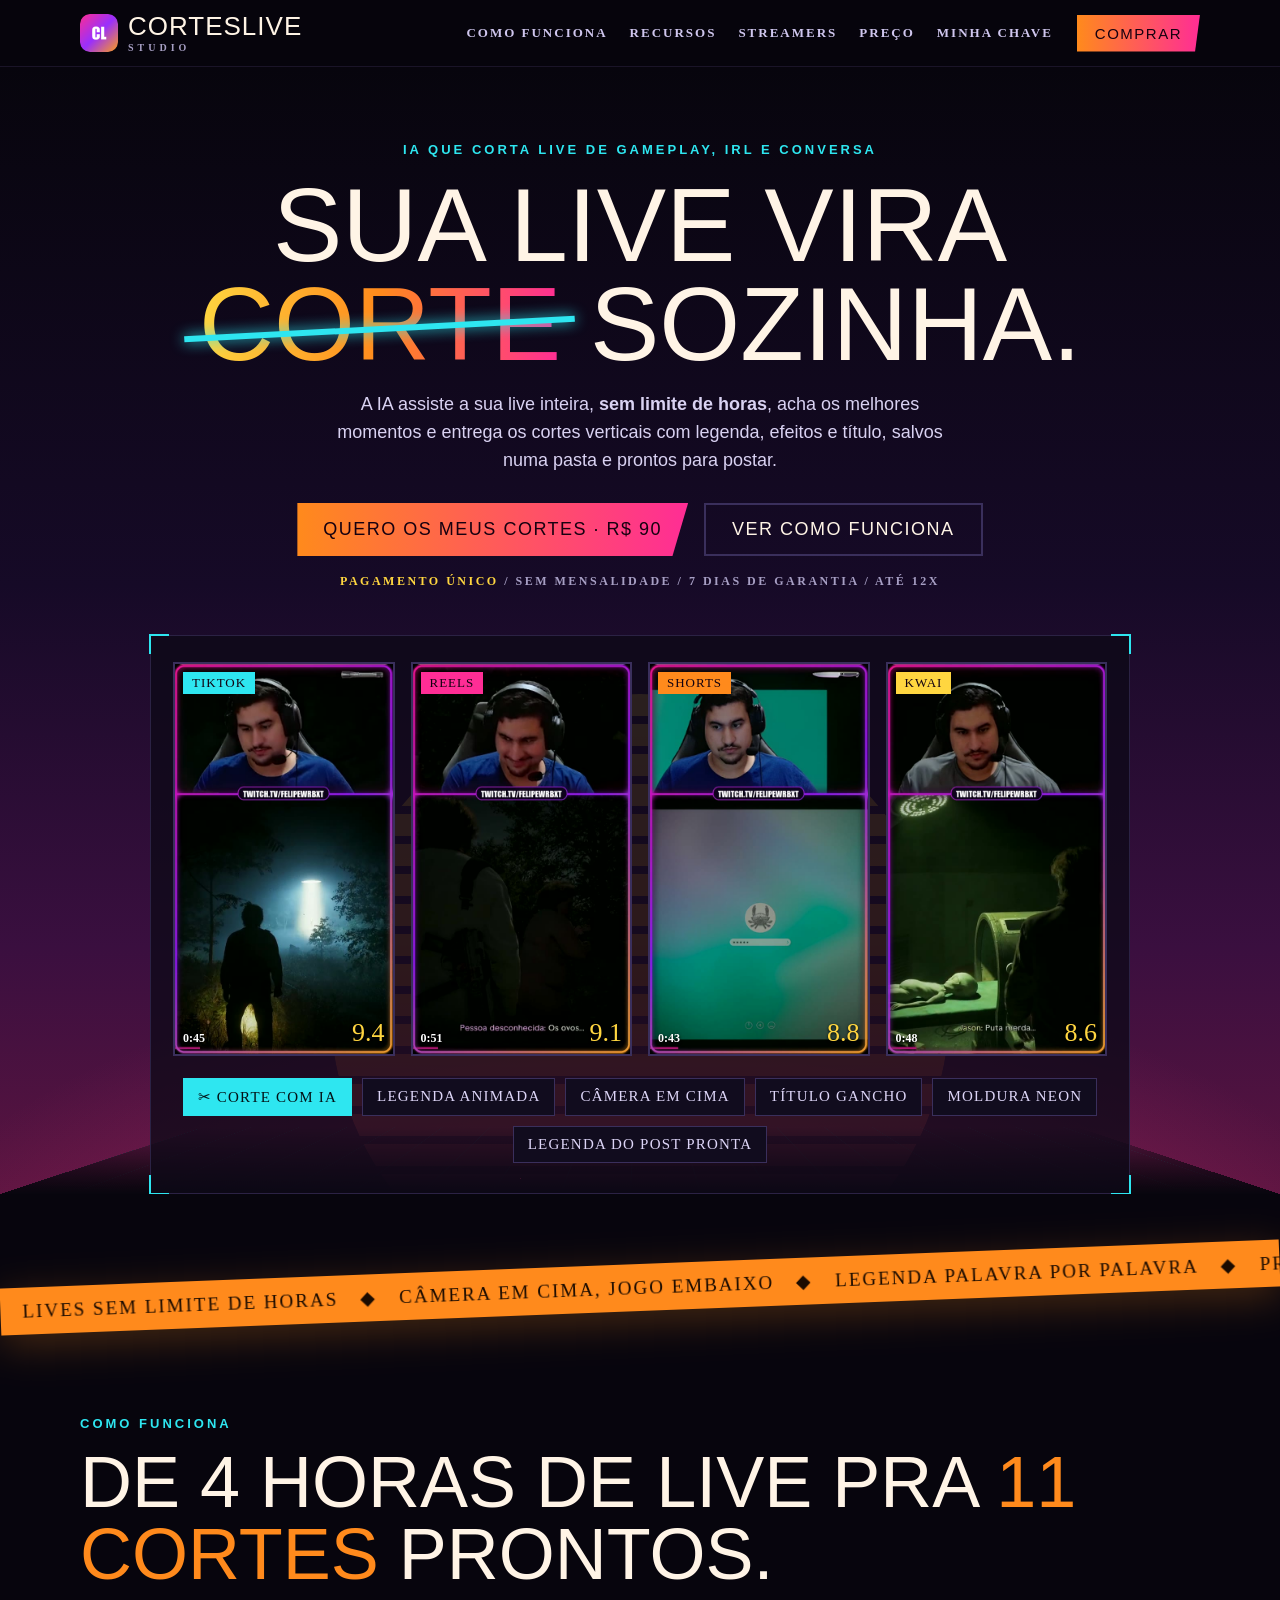
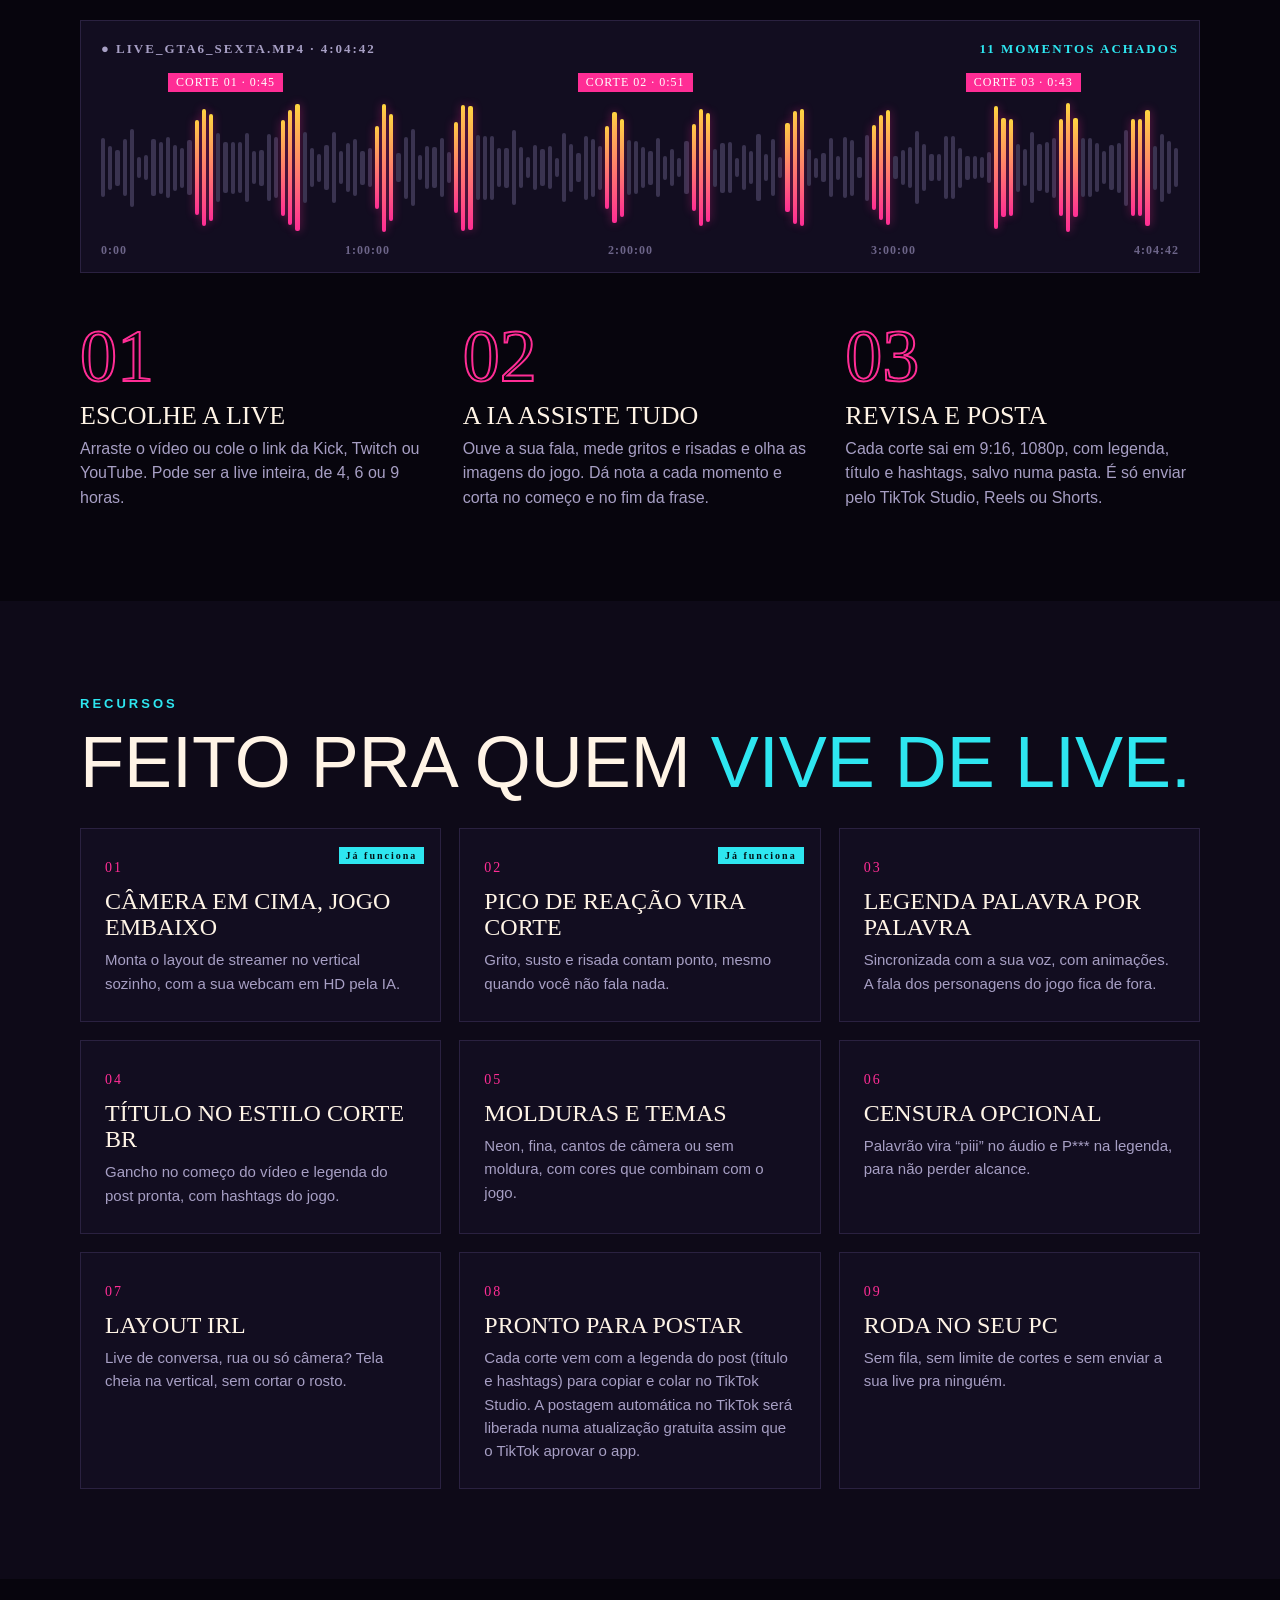
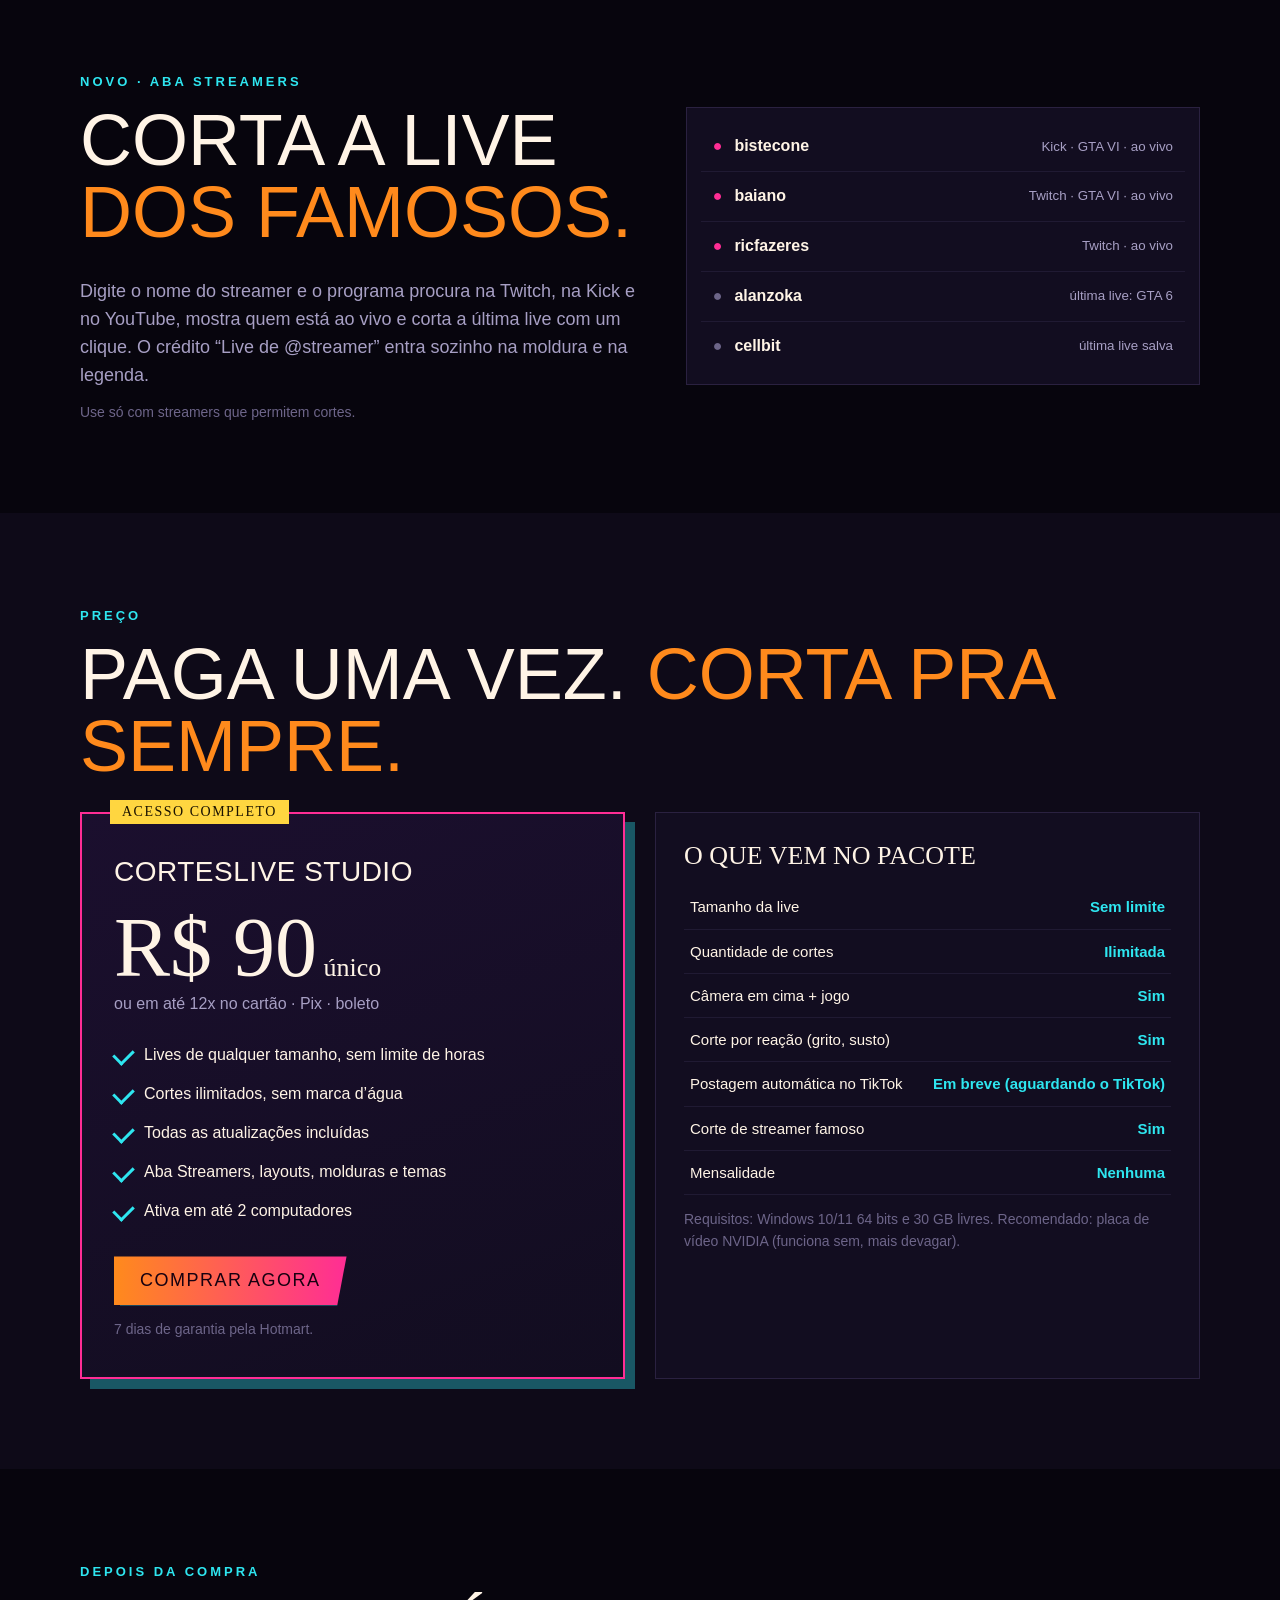
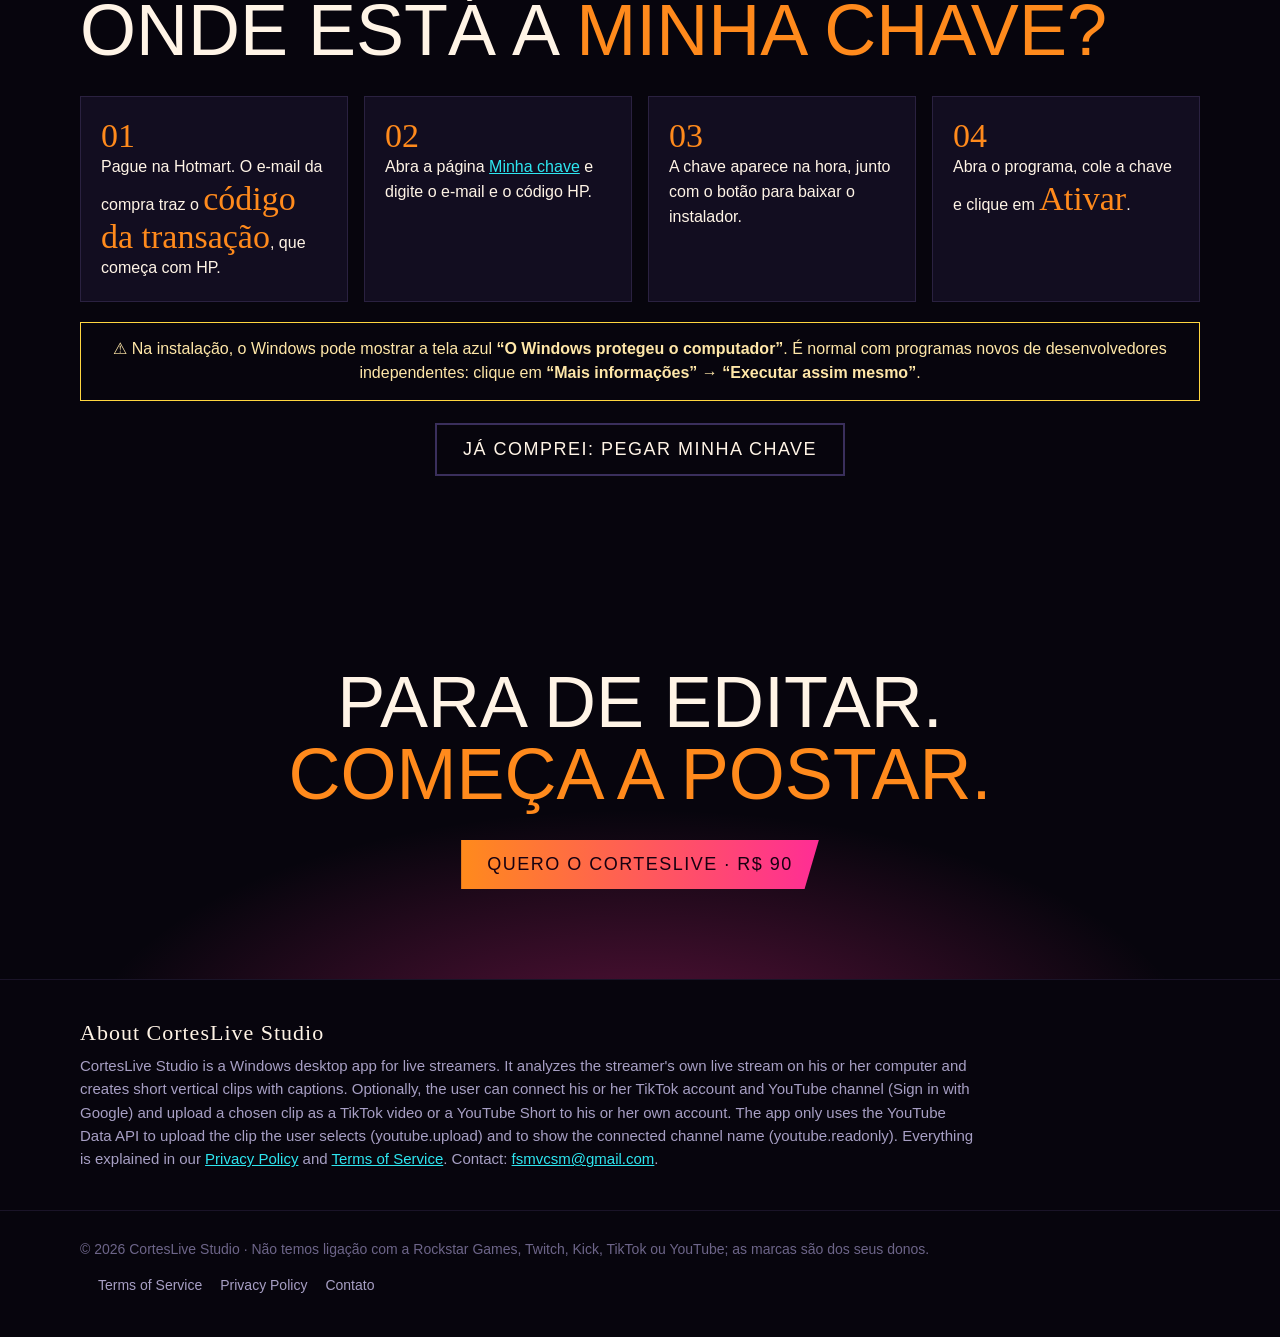
<file: index.html>
<!doctype html>
<html lang="pt-BR">
<head>
<meta charset="utf-8">
<meta name="viewport" content="width=device-width, initial-scale=1">
<meta http-equiv="Content-Security-Policy" content="default-src 'self'; script-src 'self' 'unsafe-inline'; style-src 'self' 'unsafe-inline' https://fonts.googleapis.com; font-src https://fonts.gstatic.com; img-src 'self' data:; connect-src 'self' https://corteslive.fsmvcsm.workers.dev; frame-src 'none'; object-src 'none'; base-uri 'self'; form-action 'self' https://pay.hotmart.com">
<meta name="referrer" content="strict-origin-when-cross-origin">
<title>CortesLive Studio · Sua live vira corte sozinha</title>
<meta name="description" content="A IA assiste a sua live inteira, sem limite de horas, acha os melhores momentos e entrega cortes verticais com legenda, efeitos e título, prontos para TikTok, Reels e Shorts. Pagamento único.">
<link rel="icon" href="logo.png">
<link rel="preconnect" href="https://fonts.googleapis.com">
<link rel="preconnect" href="https://fonts.gstatic.com" crossorigin>
<link href="https://fonts.googleapis.com/css2?family=Anton&family=Barlow:wght@400;500;600;700&display=swap" rel="stylesheet">
<style>
:root {
  --bg: #07050d; --bg2: #0e0a18; --card: #120d20; --line: #2a2140;
  --rosa: #ff2d95; --ciano: #2ee6f0; --laranja: #ff8a1c; --amarelo: #ffd640; --creme: #fff4e6; --sub: #a79fc4;
}
* { box-sizing: border-box; margin: 0; padding: 0; }
html { scroll-behavior: smooth; }
body { background: var(--bg); color: var(--creme); font: 500 16px/1.55 'Barlow', 'Segoe UI', sans-serif; overflow-x: hidden; }
a { color: inherit; text-decoration: none; }
.wrap { width: min(1120px, 100% - 32px); margin: 0 auto; }
.anton { font-family: 'Anton', Impact, sans-serif; text-transform: uppercase; letter-spacing: .5px; font-weight: 400; }
.kicker { font: 700 13px 'Barlow', sans-serif; letter-spacing: 3px; text-transform: uppercase; color: var(--ciano); }

/* topo */
header { position: sticky; top: 0; z-index: 50; background: rgba(7,5,13,.82); backdrop-filter: blur(10px); border-bottom: 1px solid #1a1428; }
header .wrap { display: flex; align-items: center; gap: 24px; height: 66px; }
.marca { display: flex; align-items: center; gap: 10px; }
.marca img { width: 38px; height: 38px; border-radius: 10px; }
.marca b { font: 26px/1 'Anton', Impact, sans-serif; letter-spacing: 1px; }
.marca small { display: block; font: 700 10px 'Barlow'; letter-spacing: 4px; color: var(--sub); }
nav { display: flex; gap: 22px; margin-left: auto; }
nav a { font: 700 13px 'Barlow'; letter-spacing: 2px; text-transform: uppercase; color: #cfc6ee; }
nav a:hover { color: var(--ciano); }
.bt { display: inline-flex; align-items: center; gap: 10px; padding: 14px 26px; font: 18px 'Anton', Impact, sans-serif;
      text-transform: uppercase; letter-spacing: 1.5px; border: 0; cursor: pointer; transition: transform .15s, filter .15s; }
.bt:hover { transform: translateY(-2px); filter: brightness(1.08); }
.bt.pri { background: linear-gradient(90deg, var(--laranja), var(--rosa)); color: #170010; clip-path: polygon(0 0, 100% 0, 96% 100%, 0 100%); box-shadow: 6px 6px 0 rgba(46,230,240,.55); }
.bt.sec { background: transparent; color: var(--creme); border: 2px solid #3a2f5c; }
.bt.mini { padding: 10px 18px; font-size: 15px; }

/* herói com pôr do sol de Vice City */
.heroi { position: relative; padding: 70px 0 0; overflow: hidden;
  background: radial-gradient(1200px 520px at 50% 108%, rgba(255,64,129,.42), transparent 62%),
              linear-gradient(180deg, #07050d 0%, #160a27 46%, #3a0f3f 78%, #5b1440 100%); }
.heroi::before { content: ""; position: absolute; left: 50%; bottom: -120px; width: 620px; height: 620px; transform: translateX(-50%);
  border-radius: 50%; background: linear-gradient(180deg, #ffd640 0%, #ff8a1c 45%, #ff2d95 85%);
  -webkit-mask: repeating-linear-gradient(180deg, #000 0 22px, transparent 22px 30px); mask: repeating-linear-gradient(180deg, #000 0 22px, transparent 22px 30px);
  opacity: .5; filter: blur(.4px); }
.heroi::after { content: ""; position: absolute; inset: auto 0 0 0; height: 170px;
  background: linear-gradient(transparent, var(--bg)), repeating-linear-gradient(90deg, rgba(46,230,240,.18) 0 1px, transparent 1px 70px);
  transform: perspective(300px) rotateX(55deg); transform-origin: bottom; }
.heroi .wrap { position: relative; z-index: 2; text-align: center; }
.heroi h1 { font: clamp(46px, 8.4vw, 104px)/.95 'Anton', Impact, sans-serif; text-transform: uppercase; margin: 14px 0 18px; }
.heroi h1 .risco { position: relative; background: linear-gradient(90deg, var(--amarelo), var(--laranja), var(--rosa));
  -webkit-background-clip: text; background-clip: text; color: transparent; }
.heroi h1 .risco::after { content: ""; position: absolute; left: -4%; right: -4%; top: 52%; height: 6px; background: var(--ciano); transform: rotate(-3deg); box-shadow: 0 0 14px var(--ciano); }
.heroi p.lead { max-width: 640px; margin: 0 auto 28px; color: #d9d2f2; font-size: 18px; }
.ctas { display: flex; gap: 16px; justify-content: center; flex-wrap: wrap; }
.selos { margin: 18px 0 0; font: 700 12px 'Barlow'; letter-spacing: 2.5px; text-transform: uppercase; color: var(--sub); }
.selos b { color: var(--amarelo); }

/* moldura HUD com os cortes */
.hud { position: relative; margin: 46px auto 0; padding: 26px 22px 30px; max-width: 980px; background: rgba(14,10,24,.78);
       border: 1px solid #2b2244; }
.hud::before, .hud::after, .hud > i::before, .hud > i::after { content: ""; position: absolute; width: 18px; height: 18px; border: 2px solid var(--ciano); }
.hud::before { left: -2px; top: -2px; border-right: 0; border-bottom: 0; } .hud::after { right: -2px; top: -2px; border-left: 0; border-bottom: 0; }
.hud > i::before { left: -2px; bottom: -2px; border-right: 0; border-top: 0; } .hud > i::after { right: -2px; bottom: -2px; border-left: 0; border-top: 0; }
.cortes4 { display: grid; grid-template-columns: repeat(4, 1fr); gap: 16px; }
.cel { position: relative; aspect-ratio: 9/16; border: 2px solid #3a2f5c; overflow: hidden; background: #000; transition: transform .2s; }
.cel:hover { transform: translateY(-6px) rotate(-1deg); border-color: var(--rosa); }
.cel img { width: 100%; height: 100%; object-fit: cover; display: block; }
.tag { position: absolute; top: 8px; left: 8px; padding: 3px 9px; font: 13px 'Anton'; letter-spacing: 1px; color: #120010; }
.nota { position: absolute; bottom: 8px; left: 8px; right: 8px; display: flex; justify-content: space-between; align-items: end;
        font: 700 12px 'Barlow'; color: #fff; text-shadow: 0 1px 3px #000; }
.nota b { font: 26px/1 'Anton'; color: var(--amarelo); }
.chips { display: flex; flex-wrap: wrap; gap: 10px; justify-content: center; margin-top: 22px; }
.chip { padding: 9px 14px; border: 1px solid #3a2f5c; font: 15px 'Anton'; letter-spacing: 1.2px; text-transform: uppercase; color: #ddd5f7; background: #110c1e; }
.chip.on { background: var(--ciano); color: #031216; border-color: var(--ciano); }

/* faixa inclinada */
.faixa { margin: 70px 0 10px; transform: rotate(-2.2deg); background: var(--laranja); color: #1b0b00; overflow: hidden; white-space: nowrap; box-shadow: 0 10px 40px rgba(255,138,28,.25); }
.faixa div { display: inline-block; padding: 12px 0; font: 19px 'Anton'; letter-spacing: 2px; animation: rola 32s linear infinite; }
.faixa span { margin: 0 22px; }
@keyframes rola { from { transform: translateX(0); } to { transform: translateX(-50%); } }

section { padding: 90px 0; }
h2.grande { font: clamp(38px, 6vw, 72px)/1 'Anton', Impact, sans-serif; text-transform: uppercase; margin: 10px 0 30px; }
h2.grande em { font-style: normal; color: var(--laranja); }
h2.grande .ciano { color: var(--ciano); }

/* linha do tempo / onda */
.onda { position: relative; padding: 20px 20px 14px; background: var(--card); border: 1px solid var(--line); }
.onda .topo { display: flex; flex-wrap: wrap; gap: 6px 16px; justify-content: space-between; font: 700 13px 'Barlow'; letter-spacing: 2px; text-transform: uppercase; color: var(--sub); margin-bottom: 46px; }
.onda .topo b { color: var(--ciano); }
.barras { position: relative; display: flex; align-items: center; gap: 3px; height: 130px; }
.barras i { flex: 1; background: #3a3350; border-radius: 2px; }
.barras i.q { background: linear-gradient(180deg, var(--amarelo), var(--rosa)); box-shadow: 0 0 10px rgba(255,45,149,.45); }
.marcador { position: absolute; top: -30px; padding: 2px 8px; font: 12px 'Anton'; letter-spacing: 1px; background: var(--rosa); color: #fff; }
.tempos { display: flex; justify-content: space-between; margin-top: 10px; font: 700 12px 'Barlow'; color: #6d6589; letter-spacing: 1px; }
.passos { display: grid; grid-template-columns: repeat(3, 1fr); gap: 28px; margin-top: 46px; }
.passo b { display: block; font: 74px/1 'Anton'; color: transparent; -webkit-text-stroke: 2px var(--rosa); }
.passo h3 { font: 26px 'Anton'; text-transform: uppercase; margin: 8px 0 6px; }
.passo p { color: var(--sub); }

/* recursos */
.grade { display: grid; grid-template-columns: repeat(3, 1fr); gap: 18px; }
.rec { position: relative; padding: 26px 24px; background: var(--card); border: 1px solid var(--line); transition: border-color .2s, transform .2s; }
.rec:hover { border-color: var(--ciano); transform: translateY(-4px); }
.rec .n { font: 14px 'Anton'; color: var(--rosa); letter-spacing: 2px; }
.rec h3 { font: 24px/1.1 'Anton'; text-transform: uppercase; margin: 8px 0; }
.rec p { color: var(--sub); font-size: 15px; }
.rec .so { position: absolute; top: 18px; right: 16px; font: 700 10px 'Barlow'; letter-spacing: 2px; color: #031216; background: var(--ciano); padding: 3px 7px; }

/* streamers */
.str { display: grid; grid-template-columns: 1.1fr 1fr; gap: 40px; align-items: center; }
.lista-str { background: var(--card); border: 1px solid var(--line); padding: 14px; }
.lista-str div { display: flex; align-items: center; gap: 12px; padding: 12px; border-bottom: 1px solid #201a33; font-weight: 600; }
.lista-str div:last-child { border: 0; }
.lista-str .vivo { color: var(--rosa); } .lista-str .vivo::before { content: "●"; animation: pisca 1.2s infinite; }
.lista-str .off { color: #6d6589; } .lista-str .off::before { content: "●"; }
.lista-str small { margin-left: auto; color: var(--sub); font-weight: 500; }
@keyframes pisca { 50% { opacity: .25; } }

/* preço */
.preco { display: grid; grid-template-columns: 1fr 1fr; gap: 30px; align-items: stretch; }
.plano { position: relative; padding: 36px 32px; background: linear-gradient(160deg, #1b0f2e, #120d20); border: 2px solid var(--rosa); box-shadow: 10px 10px 0 rgba(46,230,240,.35); }
.plano .fita { position: absolute; top: -14px; left: 28px; background: var(--amarelo); color: #1b1300; font: 14px 'Anton'; letter-spacing: 1.5px; padding: 4px 12px; }
.plano .valor { font: 84px/1 'Anton'; margin: 12px 0 2px; } .plano .valor small { font-size: 26px; }
.plano ul { list-style: none; margin: 20px 0 26px; } .plano li { padding: 7px 0 7px 30px; position: relative; }
.plano li::before { content: ""; position: absolute; left: 0; top: 12px; width: 16px; height: 10px; border-left: 3px solid var(--ciano); border-bottom: 3px solid var(--ciano); transform: rotate(-45deg); }
.comp { background: var(--card); border: 1px solid var(--line); padding: 28px; }
.comp h3 { font: 26px 'Anton'; text-transform: uppercase; margin-bottom: 14px; }
.comp table { width: 100%; border-collapse: collapse; font-size: 15px; }
.comp td { padding: 10px 6px; border-bottom: 1px solid #201a33; } .comp td:last-child { text-align: right; font-weight: 700; color: var(--ciano); }

/* chave */
.chave-passos { display: grid; grid-template-columns: repeat(4, 1fr); gap: 16px; }
.chave-passos div { padding: 20px; background: var(--card); border: 1px solid var(--line); }
.chave-passos b { font: 34px 'Anton'; color: var(--laranja); }
.aviso { margin-top: 20px; padding: 14px 18px; border: 1px solid var(--amarelo); color: #ffe7a8; text-align: center; }

.final { text-align: center; position: relative; overflow: hidden;
  background: radial-gradient(800px 360px at 50% 120%, rgba(255,45,149,.35), transparent 70%); }
#sobre { padding: 40px 0; border-top: 1px solid #1a1428; }
#sobre h2 { font: 22px 'Anton'; letter-spacing: 1px; margin-bottom: 8px; }
#sobre p { color: var(--sub); font-size: 15px; max-width: 900px; }
#sobre a, .aviso a, .chave-passos a { color: var(--ciano); text-decoration: underline; }
footer { padding: 28px 0 40px; border-top: 1px solid #1a1428; color: #6d6589; font-size: 14px; }
footer .wrap { display: flex; flex-wrap: wrap; gap: 14px 24px; justify-content: space-between; }
footer a { margin-left: 18px; color: #a79fc4; }

.surge { opacity: 0; transform: translateY(26px); transition: opacity .7s, transform .7s; }
.surge.vis { opacity: 1; transform: none; }

@media (max-width: 860px) {
  nav { display: none; }
  .cortes4 { grid-template-columns: repeat(2, 1fr); }
  .passos, .grade, .str, .preco, .chave-passos { grid-template-columns: 1fr; }
  .heroi::before { width: 420px; height: 420px; }
  section { padding: 64px 0; }
}
</style>
</head>
<body>
<header><div class="wrap">
  <a class="marca" href="./"><img src="logo.png" alt=""><span><b>CORTESLIVE</b><small>STUDIO</small></span></a>
  <nav><a href="#como">Como funciona</a><a href="#recursos">Recursos</a><a href="#streamers">Streamers</a><a href="#preco">Preço</a><a href="minha-chave.html">Minha chave</a></nav>
  <a class="bt pri mini" href="https://pay.hotmart.com/Q108612296G">Comprar</a>
</div></header>

<div class="heroi"><div class="wrap">
  <span class="kicker">IA que corta live de gameplay, IRL e conversa</span>
  <h1>Sua live vira<br><span class="risco">corte</span> sozinha.</h1>
  <p class="lead">A IA assiste a sua live inteira, <b>sem limite de horas</b>, acha os melhores momentos e entrega os cortes verticais com legenda, efeitos e título, salvos numa pasta e prontos para postar.</p>
  <div class="ctas">
    <a class="bt pri" href="https://pay.hotmart.com/Q108612296G">Quero os meus cortes · R$ 90</a>
    <a class="bt sec" href="#como">Ver como funciona</a>
  </div>
  <p class="selos"><b>Pagamento único</b> / sem mensalidade / 7 dias de garantia / até 12x</p>

  <div class="hud"><i></i>
    <div class="cortes4">
      <div class="cel"><span class="tag" style="background:var(--ciano)">TIKTOK</span><img src="corte2.jpg" alt="Corte vertical de live"><div class="nota"><span>0:45</span><b>9.4</b></div></div>
      <div class="cel"><span class="tag" style="background:var(--rosa)">REELS</span><img src="corte1.jpg" alt="Corte vertical de live"><div class="nota"><span>0:51</span><b>9.1</b></div></div>
      <div class="cel"><span class="tag" style="background:var(--laranja)">SHORTS</span><img src="corte3.jpg" alt="Corte vertical de live"><div class="nota"><span>0:43</span><b>8.8</b></div></div>
      <div class="cel"><span class="tag" style="background:var(--amarelo)">KWAI</span><img src="corte4.jpg" alt="Corte vertical de live"><div class="nota"><span>0:48</span><b>8.6</b></div></div>
    </div>
    <div class="chips">
      <span class="chip on">✂ Corte com IA</span><span class="chip">Legenda animada</span><span class="chip">Câmera em cima</span>
      <span class="chip">Título gancho</span><span class="chip">Moldura neon</span><span class="chip">Legenda do post pronta</span>
    </div>
  </div>
</div></div>

<div class="faixa"><div>
  <span>LIVES SEM LIMITE DE HORAS</span>◆<span>CÂMERA EM CIMA, JOGO EMBAIXO</span>◆<span>LEGENDA PALAVRA POR PALAVRA</span>◆<span>PRONTO PARA TIKTOK, REELS E SHORTS</span>◆<span>CORTE DE STREAMER FAMOSO</span>◆<span>100% EM PORTUGUÊS</span>◆
  <span>LIVES SEM LIMITE DE HORAS</span>◆<span>CÂMERA EM CIMA, JOGO EMBAIXO</span>◆<span>LEGENDA PALAVRA POR PALAVRA</span>◆<span>PRONTO PARA TIKTOK, REELS E SHORTS</span>◆<span>CORTE DE STREAMER FAMOSO</span>◆<span>100% EM PORTUGUÊS</span>◆
</div></div>

<section id="como"><div class="wrap">
  <span class="kicker">Como funciona</span>
  <h2 class="grande surge">De 4 horas de live pra <em>11 cortes</em> prontos.</h2>
  <div class="onda surge">
    <div class="topo"><span>● live_gta6_sexta.mp4 · 4:04:42</span><b>11 momentos achados</b></div>
    <div class="barras" id="barras"></div>
    <div class="tempos"><span>0:00</span><span>1:00:00</span><span>2:00:00</span><span>3:00:00</span><span>4:04:42</span></div>
  </div>
  <div class="passos">
    <div class="passo surge"><b>01</b><h3>Escolhe a live</h3><p>Arraste o vídeo ou cole o link da Kick, Twitch ou YouTube. Pode ser a live inteira, de 4, 6 ou 9 horas.</p></div>
    <div class="passo surge"><b>02</b><h3>A IA assiste tudo</h3><p>Ouve a sua fala, mede gritos e risadas e olha as imagens do jogo. Dá nota a cada momento e corta no começo e no fim da frase.</p></div>
    <div class="passo surge"><b>03</b><h3>Revisa e posta</h3><p>Cada corte sai em 9:16, 1080p, com legenda, título e hashtags, salvo numa pasta. É só enviar pelo TikTok Studio, Reels ou Shorts.</p></div>
  </div>
</div></section>

<section id="recursos" style="background:var(--bg2)"><div class="wrap">
  <span class="kicker">Recursos</span>
  <h2 class="grande surge">Feito pra quem <span class="ciano">vive de live.</span></h2>
  <div class="grade">
    <div class="rec surge"><span class="n">01</span><span class="so">Já funciona</span><h3>Câmera em cima, jogo embaixo</h3><p>Monta o layout de streamer no vertical sozinho, com a sua webcam em HD pela IA.</p></div>
    <div class="rec surge"><span class="n">02</span><span class="so">Já funciona</span><h3>Pico de reação vira corte</h3><p>Grito, susto e risada contam ponto, mesmo quando você não fala nada.</p></div>
    <div class="rec surge"><span class="n">03</span><h3>Legenda palavra por palavra</h3><p>Sincronizada com a sua voz, com animações. A fala dos personagens do jogo fica de fora.</p></div>
    <div class="rec surge"><span class="n">04</span><h3>Título no estilo corte BR</h3><p>Gancho no começo do vídeo e legenda do post pronta, com hashtags do jogo.</p></div>
    <div class="rec surge"><span class="n">05</span><h3>Molduras e temas</h3><p>Neon, fina, cantos de câmera ou sem moldura, com cores que combinam com o jogo.</p></div>
    <div class="rec surge"><span class="n">06</span><h3>Censura opcional</h3><p>Palavrão vira “piii” no áudio e P*** na legenda, para não perder alcance.</p></div>
    <div class="rec surge"><span class="n">07</span><h3>Layout IRL</h3><p>Live de conversa, rua ou só câmera? Tela cheia na vertical, sem cortar o rosto.</p></div>
    <div class="rec surge"><span class="n">08</span><h3>Pronto para postar</h3><p>Cada corte vem com a legenda do post (título e hashtags) para copiar e colar no TikTok Studio. A postagem automática no TikTok será liberada numa atualização gratuita assim que o TikTok aprovar o app.</p></div>
    <div class="rec surge"><span class="n">09</span><h3>Roda no seu PC</h3><p>Sem fila, sem limite de cortes e sem enviar a sua live pra ninguém.</p></div>
  </div>
</div></section>

<section id="streamers"><div class="wrap str">
  <div class="surge">
    <span class="kicker">Novo · aba Streamers</span>
    <h2 class="grande">Corta a live <em>dos famosos.</em></h2>
    <p style="color:var(--sub);font-size:18px">Digite o nome do streamer e o programa procura na Twitch, na Kick e no YouTube, mostra quem está ao vivo e corta a última live com um clique. O crédito “Live de @streamer” entra sozinho na moldura e na legenda.</p>
    <p style="color:#6d6589;font-size:14px;margin-top:12px">Use só com streamers que permitem cortes.</p>
  </div>
  <div class="lista-str surge">
    <div><span class="vivo"></span>bistecone <small>Kick · GTA VI · ao vivo</small></div>
    <div><span class="vivo"></span>baiano <small>Twitch · GTA VI · ao vivo</small></div>
    <div><span class="vivo"></span>ricfazeres <small>Twitch · ao vivo</small></div>
    <div><span class="off"></span>alanzoka <small>última live: GTA 6</small></div>
    <div><span class="off"></span>cellbit <small>última live salva</small></div>
  </div>
</div></section>

<section id="preco" style="background:var(--bg2)"><div class="wrap">
  <span class="kicker">Preço</span>
  <h2 class="grande surge">Paga uma vez. <em>Corta pra sempre.</em></h2>
  <div class="preco">
    <div class="plano surge"><span class="fita">ACESSO COMPLETO</span>
      <div class="anton" style="font-size:28px">CortesLive Studio</div>
      <div class="valor">R$ 90<small> único</small></div>
      <div style="color:var(--sub)">ou em até 12x no cartão · Pix · boleto</div>
      <ul>
        <li>Lives de qualquer tamanho, sem limite de horas</li>
        <li>Cortes ilimitados, sem marca d’água</li>
        <li>Todas as atualizações incluídas</li>
        <li>Aba Streamers, layouts, molduras e temas</li>
        <li>Ativa em até 2 computadores</li>
      </ul>
      <a class="bt pri" href="https://pay.hotmart.com/Q108612296G">Comprar agora</a>
      <p style="margin-top:14px;color:#6d6589;font-size:14px">7 dias de garantia pela Hotmart.</p>
    </div>
    <div class="comp surge"><h3>O que vem no pacote</h3>
      <table>
        <tr><td>Tamanho da live</td><td>Sem limite</td></tr>
        <tr><td>Quantidade de cortes</td><td>Ilimitada</td></tr>
        <tr><td>Câmera em cima + jogo</td><td>Sim</td></tr>
        <tr><td>Corte por reação (grito, susto)</td><td>Sim</td></tr>
        <tr><td>Postagem automática no TikTok</td><td>Em breve (aguardando o TikTok)</td></tr>
        <tr><td>Corte de streamer famoso</td><td>Sim</td></tr>
        <tr><td>Mensalidade</td><td>Nenhuma</td></tr>
      </table>
      <p style="margin-top:14px;color:#6d6589;font-size:14px">Requisitos: Windows 10/11 64 bits e 30 GB livres. Recomendado: placa de vídeo NVIDIA (funciona sem, mais devagar).</p>
    </div>
  </div>
</div></section>

<section id="chave"><div class="wrap">
  <span class="kicker">Depois da compra</span>
  <h2 class="grande surge">Onde está a <em>minha chave?</em></h2>
  <div class="chave-passos">
    <div class="surge"><b>01</b><p>Pague na Hotmart. O e-mail da compra traz o <b>código da transação</b>, que começa com HP.</p></div>
    <div class="surge"><b>02</b><p>Abra a página <a href="minha-chave.html">Minha chave</a> e digite o e-mail e o código HP.</p></div>
    <div class="surge"><b>03</b><p>A chave aparece na hora, junto com o botão para baixar o instalador.</p></div>
    <div class="surge"><b>04</b><p>Abra o programa, cole a chave e clique em <b>Ativar</b>.</p></div>
  </div>
  <p class="aviso">⚠ Na instalação, o Windows pode mostrar a tela azul <b>“O Windows protegeu o computador”</b>. É normal com programas novos de desenvolvedores independentes: clique em <b>“Mais informações” → “Executar assim mesmo”</b>.</p>
  <p style="text-align:center;margin-top:22px"><a class="bt sec" href="minha-chave.html">Já comprei: pegar minha chave</a></p>
</div></section>

<section class="final"><div class="wrap">
  <h2 class="grande surge">Para de editar.<br><em>Começa a postar.</em></h2>
  <a class="bt pri" href="https://pay.hotmart.com/Q108612296G">Quero o CortesLive · R$ 90</a>
</div></section>

<div id="sobre"><div class="wrap">
  <h2>About CortesLive Studio</h2>
  <p>CortesLive Studio is a Windows desktop app for live streamers. It analyzes the streamer's own live stream on his or her computer and creates short vertical clips with captions. Optionally, the user can connect his or her TikTok account and YouTube channel (Sign in with Google) and upload a chosen clip as a TikTok video or a YouTube Short to his or her own account. The app only uses the YouTube Data API to upload the clip the user selects (youtube.upload) and to show the connected channel name (youtube.readonly). Everything is explained in our <a href="privacy.html">Privacy Policy</a> and <a href="terms.html">Terms of Service</a>. Contact: <a href="mailto:fsmvcsm@gmail.com">fsmvcsm@gmail.com</a>.</p>
</div></div>

<footer><div class="wrap">
  <span>© 2026 CortesLive Studio · Não temos ligação com a Rockstar Games, Twitch, Kick, TikTok ou YouTube; as marcas são dos seus donos.</span>
  <span><a href="terms.html">Terms of Service</a><a href="privacy.html">Privacy Policy</a><a href="mailto:fsmvcsm@gmail.com">Contato</a></span>
</div></footer>

<script>
// onda da linha do tempo: barras com 11 momentos em destaque
(function () {
  const el = document.getElementById('barras'), n = window.innerWidth < 700 ? 70 : 150;
  const momentos = [9, 17, 26, 33, 47, 55, 64, 72, 83, 89, 96].map(p => Math.round(p / 100 * n));
  for (let i = 0; i < n; i++) {
    const b = document.createElement('i');
    const perto = momentos.some(m => Math.abs(m - i) <= 1);
    b.style.height = (perto ? 62 + Math.random() * 38 : 14 + Math.random() * 46) + '%';
    if (perto) b.className = 'q';
    el.appendChild(b);
  }
  [[9, '0:45'], [47, '0:51'], [83, '0:43']].forEach(([p, d], k) => {
    const m = document.createElement('span');
    m.className = 'marcador'; m.style.left = `calc(${p}% - 30px)`; m.textContent = `CORTE 0${k + 1} · ${d}`;
    el.appendChild(m);
  });
})();
// elementos surgem ao rolar
const obs = new IntersectionObserver(es => es.forEach(e => { if (e.isIntersecting) { e.target.classList.add('vis'); obs.unobserve(e.target); } }), { threshold: .15 });
document.querySelectorAll('.surge').forEach(e => obs.observe(e));
</script>
</body>
</html>
</file>
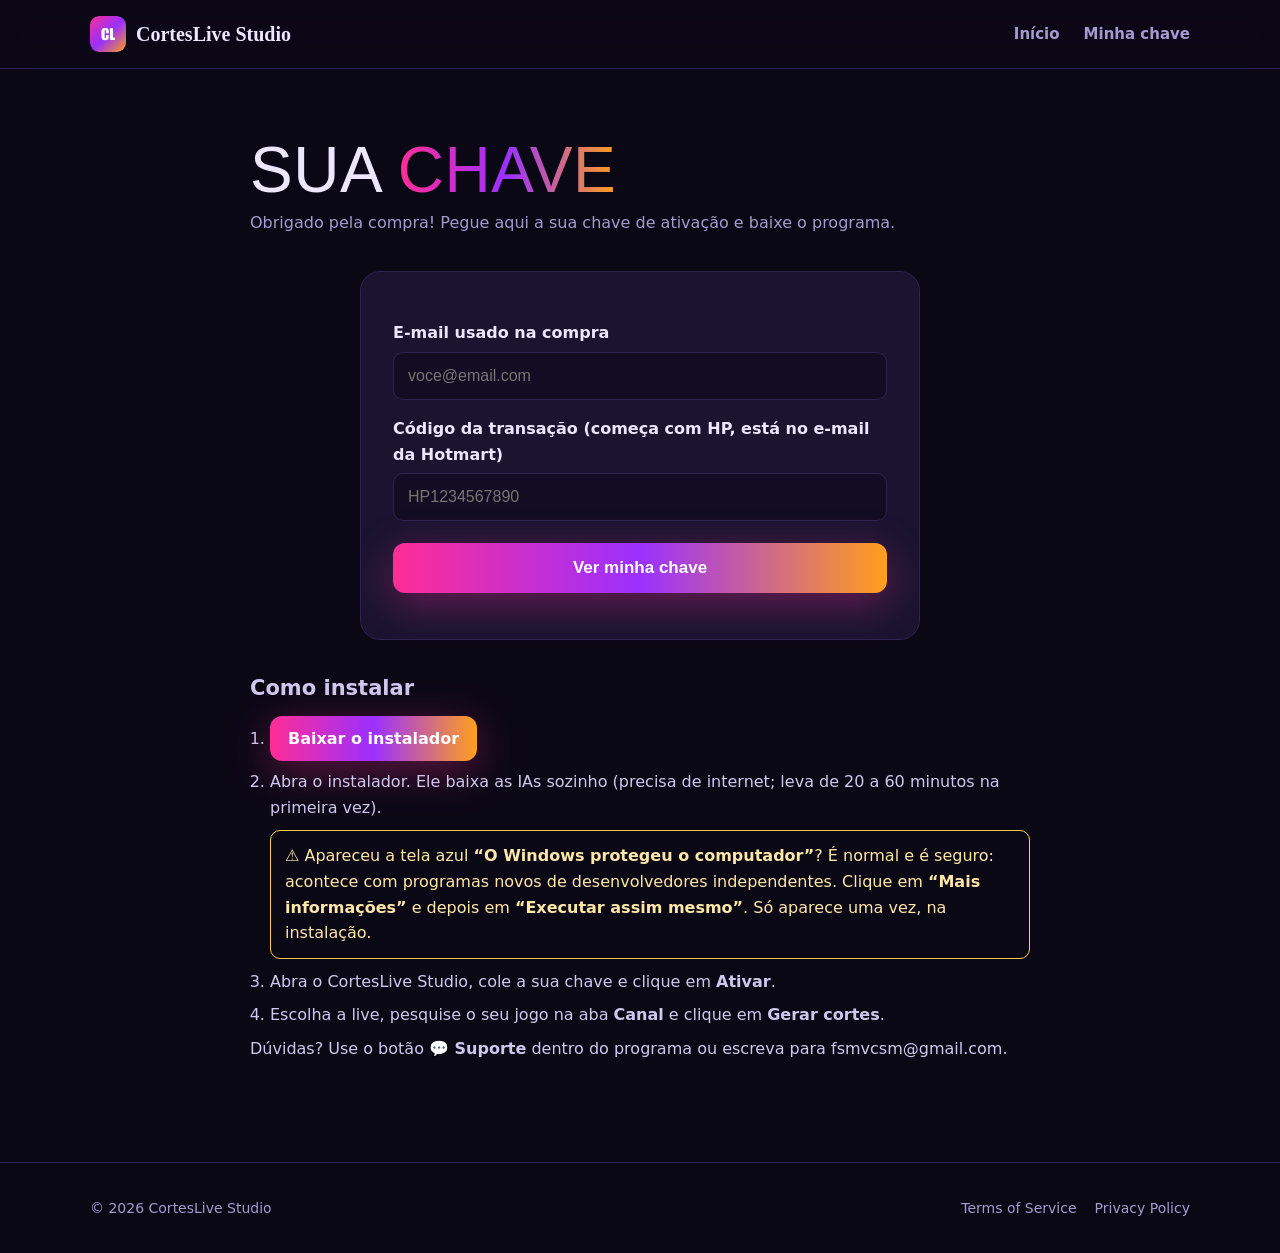
<file: minha-chave.html>
<!doctype html>
<html lang="pt-BR">
<head>
<meta charset="utf-8">
<meta name="viewport" content="width=device-width, initial-scale=1">
<meta http-equiv="Content-Security-Policy" content="default-src 'self'; script-src 'self' 'unsafe-inline'; style-src 'self' 'unsafe-inline' https://fonts.googleapis.com; font-src https://fonts.gstatic.com; img-src 'self' data:; connect-src https://corteslive.fsmvcsm.workers.dev; frame-src 'none'; object-src 'none'; base-uri 'self'">
<meta name="referrer" content="no-referrer">
<title>Sua chave · CortesLive Studio</title>
<link rel="icon" href="logo.png">
<link href="https://fonts.googleapis.com/css2?family=Anton&family=Inter:wght@400;600;800&display=swap" rel="stylesheet">
<link rel="stylesheet" href="style.css">
<style>
  .caixa { max-width: 560px; margin: 0 auto; background: var(--card); border: 1px solid var(--line); border-radius: 20px; padding: 32px; }
  .caixa label { display: block; font-weight: 600; margin: 16px 0 6px; }
  .caixa input { width: 100%; padding: 14px; border-radius: 10px; border: 1px solid var(--line); background: var(--bg2); color: var(--txt); font-size: 16px; }
  .caixa button { width: 100%; margin-top: 22px; border: 0; cursor: pointer; font-size: 17px; }
  .chave { margin-top: 22px; padding: 18px; border-radius: 12px; background: var(--bg2); border: 2px dashed var(--rosa);
           font: 400 28px 'Anton', Impact; letter-spacing: 2px; text-align: center; display: none; }
  .msg { margin-top: 14px; color: var(--sub); }
  .passos-c { margin-top: 26px; color: #cfc8ee; }
  .passos-c li { margin: 8px 0 8px 20px; }
</style>
</head>
<body>
<header><div class="wrap">
  <a class="marca" href="./"><img src="logo.png" alt="">CortesLive Studio</a>
  <nav><a href="./">Início</a><a href="minha-chave.html">Minha chave</a></nav>
</div></header>
<main class="doc">
  <h1>Sua <span style="background:var(--grad);-webkit-background-clip:text;background-clip:text;color:transparent">chave</span></h1>
  <p class="data">Obrigado pela compra! Pegue aqui a sua chave de ativação e baixe o programa.</p>
  <div class="caixa">
    <label for="email">E-mail usado na compra</label>
    <input id="email" type="email" placeholder="voce@email.com" autocomplete="email">
    <label for="trans">Código da transação (começa com HP, está no e-mail da Hotmart)</label>
    <input id="trans" placeholder="HP1234567890">
    <button class="bt pri" id="bt">Ver minha chave</button>
    <div class="chave" id="chave"></div>
    <p class="msg" id="msg"></p>
  </div>
  <div class="passos-c">
    <h2>Como instalar</h2>
    <ol>
      <li><a class="bt pri" style="display:inline-block;padding:10px 18px" href="https://corteslive.fsmvcsm.workers.dev/baixar/CortesLive-Studio-Setup.exe">Baixar o instalador</a></li>
      <li>Abra o instalador. Ele baixa as IAs sozinho (precisa de internet; leva de 20 a 60 minutos na primeira vez).
        <div style="margin:10px 0;padding:12px 14px;border:1px solid #FFCD50;border-radius:10px;color:#FFE7A8">
          ⚠ Apareceu a tela azul <b>“O Windows protegeu o computador”</b>? É normal e é seguro: acontece com
          programas novos de desenvolvedores independentes. Clique em <b>“Mais informações”</b> e depois em
          <b>“Executar assim mesmo”</b>. Só aparece uma vez, na instalação.
        </div></li>
      <li>Abra o CortesLive Studio, cole a sua chave e clique em <b>Ativar</b>.</li>
      <li>Escolha a live, pesquise o seu jogo na aba <b>Canal</b> e clique em <b>Gerar cortes</b>.</li>
    </ol>
    <p>Dúvidas? Use o botão <b>💬 Suporte</b> dentro do programa ou escreva para <a href="mailto:fsmvcsm@gmail.com">fsmvcsm@gmail.com</a>.</p>
  </div>
</main>
<script>
// vindo da página de obrigado da Hotmart: preenche o que a Hotmart mandar no link
(() => {
  const q = new URLSearchParams(location.search);
  const t = q.get('transaction') || q.get('transacao') || q.get('hottok_transaction') || '';
  const e = q.get('email') || q.get('buyer_email') || '';
  if (/^HP/i.test(t)) document.getElementById('trans').value = t.toUpperCase();
  if (e.includes('@')) document.getElementById('email').value = e;
})();
document.getElementById('bt').onclick = async () => {
  const msg = document.getElementById('msg'), box = document.getElementById('chave');
  msg.textContent = 'Procurando a sua compra…'; box.style.display = 'none';
  try {
    const r = await fetch('https://corteslive.fsmvcsm.workers.dev/minha-chave', {
      method: 'POST', headers: { 'Content-Type': 'application/json' },
      body: JSON.stringify({ email: document.getElementById('email').value, transacao: document.getElementById('trans').value })
    });
    const j = await r.json();
    if (j.ok) { box.textContent = j.chave; box.style.display = 'block'; msg.textContent = 'Copie a chave acima e cole no programa. Ela funciona em até 2 computadores.'; }
    else msg.textContent = (j.erro || 'Não encontramos a compra.') + ' Se você acabou de pagar, espere 1 minuto e tente de novo (no boleto e no Pix pode levar mais, até o pagamento ser aprovado).';
  } catch (e) { msg.textContent = 'Sem conexão. Tente de novo em instantes.'; }
};
</script>
<footer><div class="wrap"><span>© 2026 CortesLive Studio</span><span><a href="terms.html">Terms of Service</a><a href="privacy.html">Privacy Policy</a></span></div></footer>
</body>
</html>
</file>
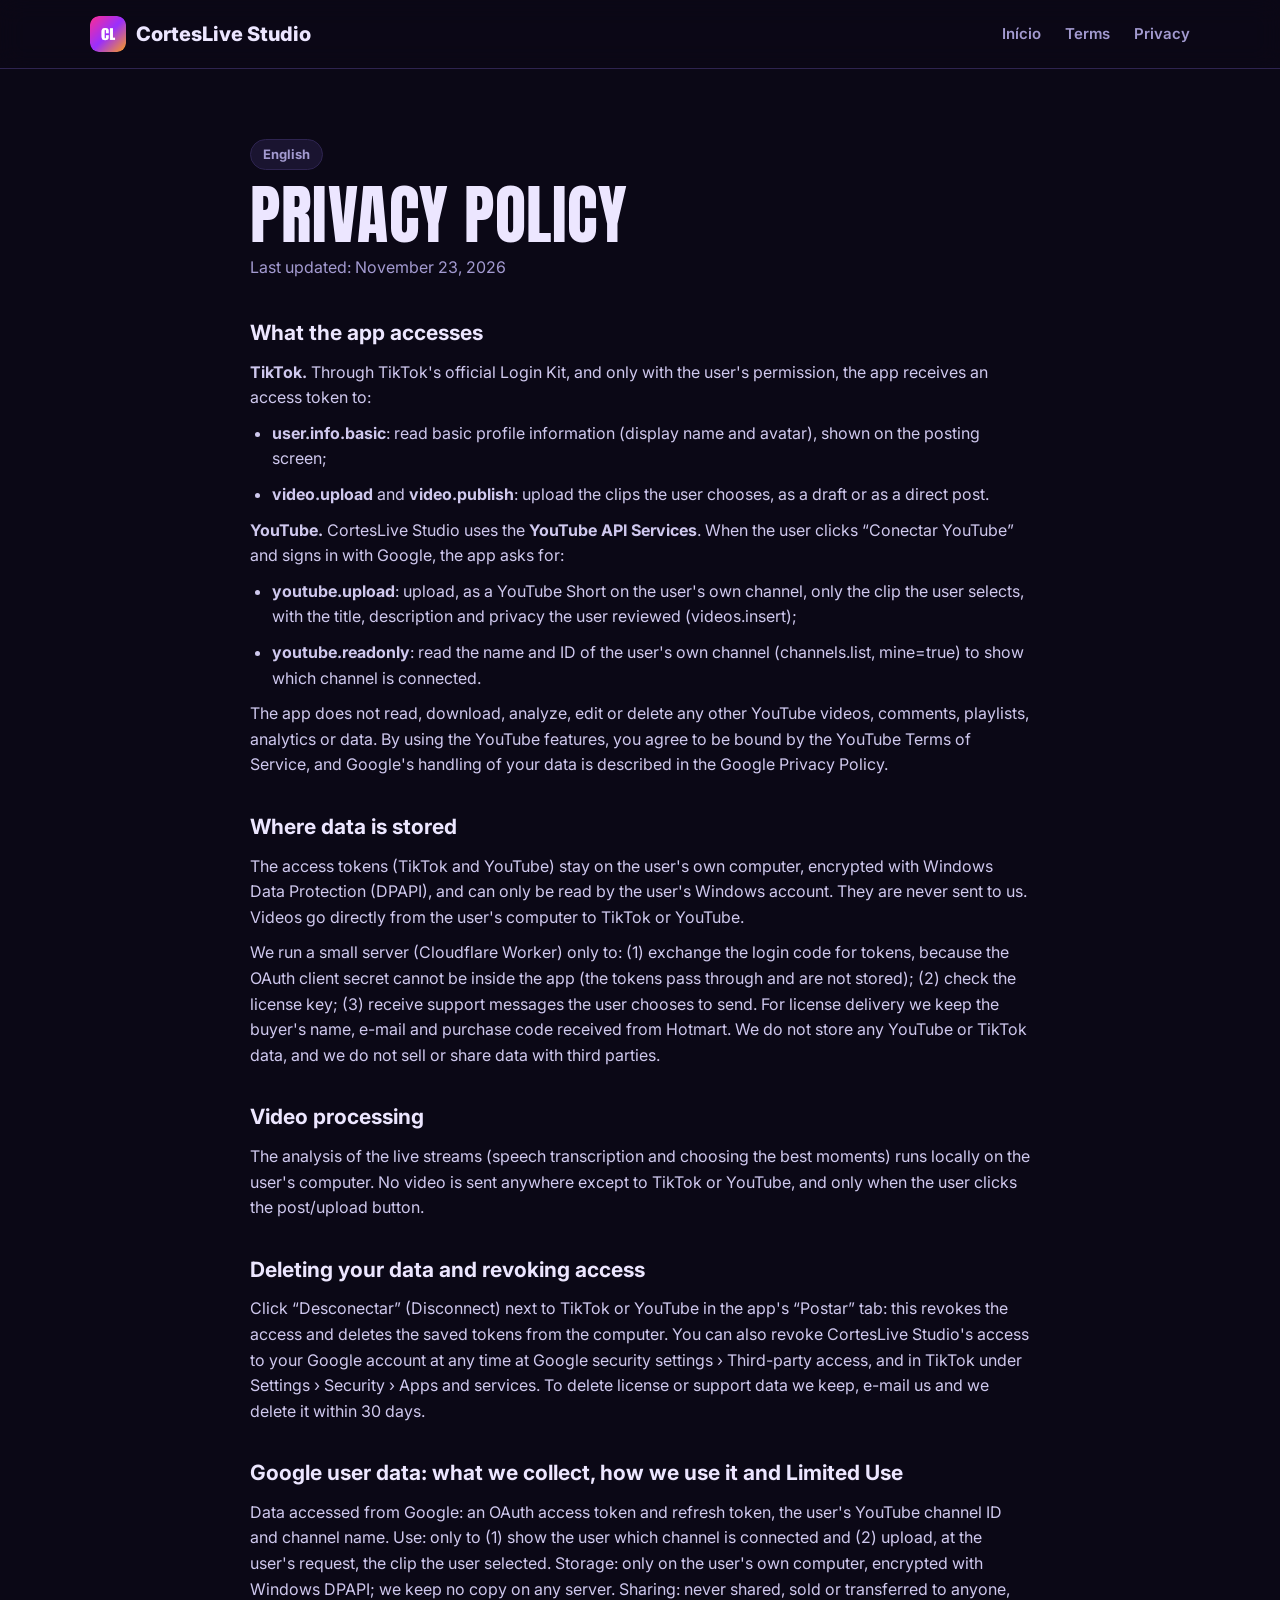
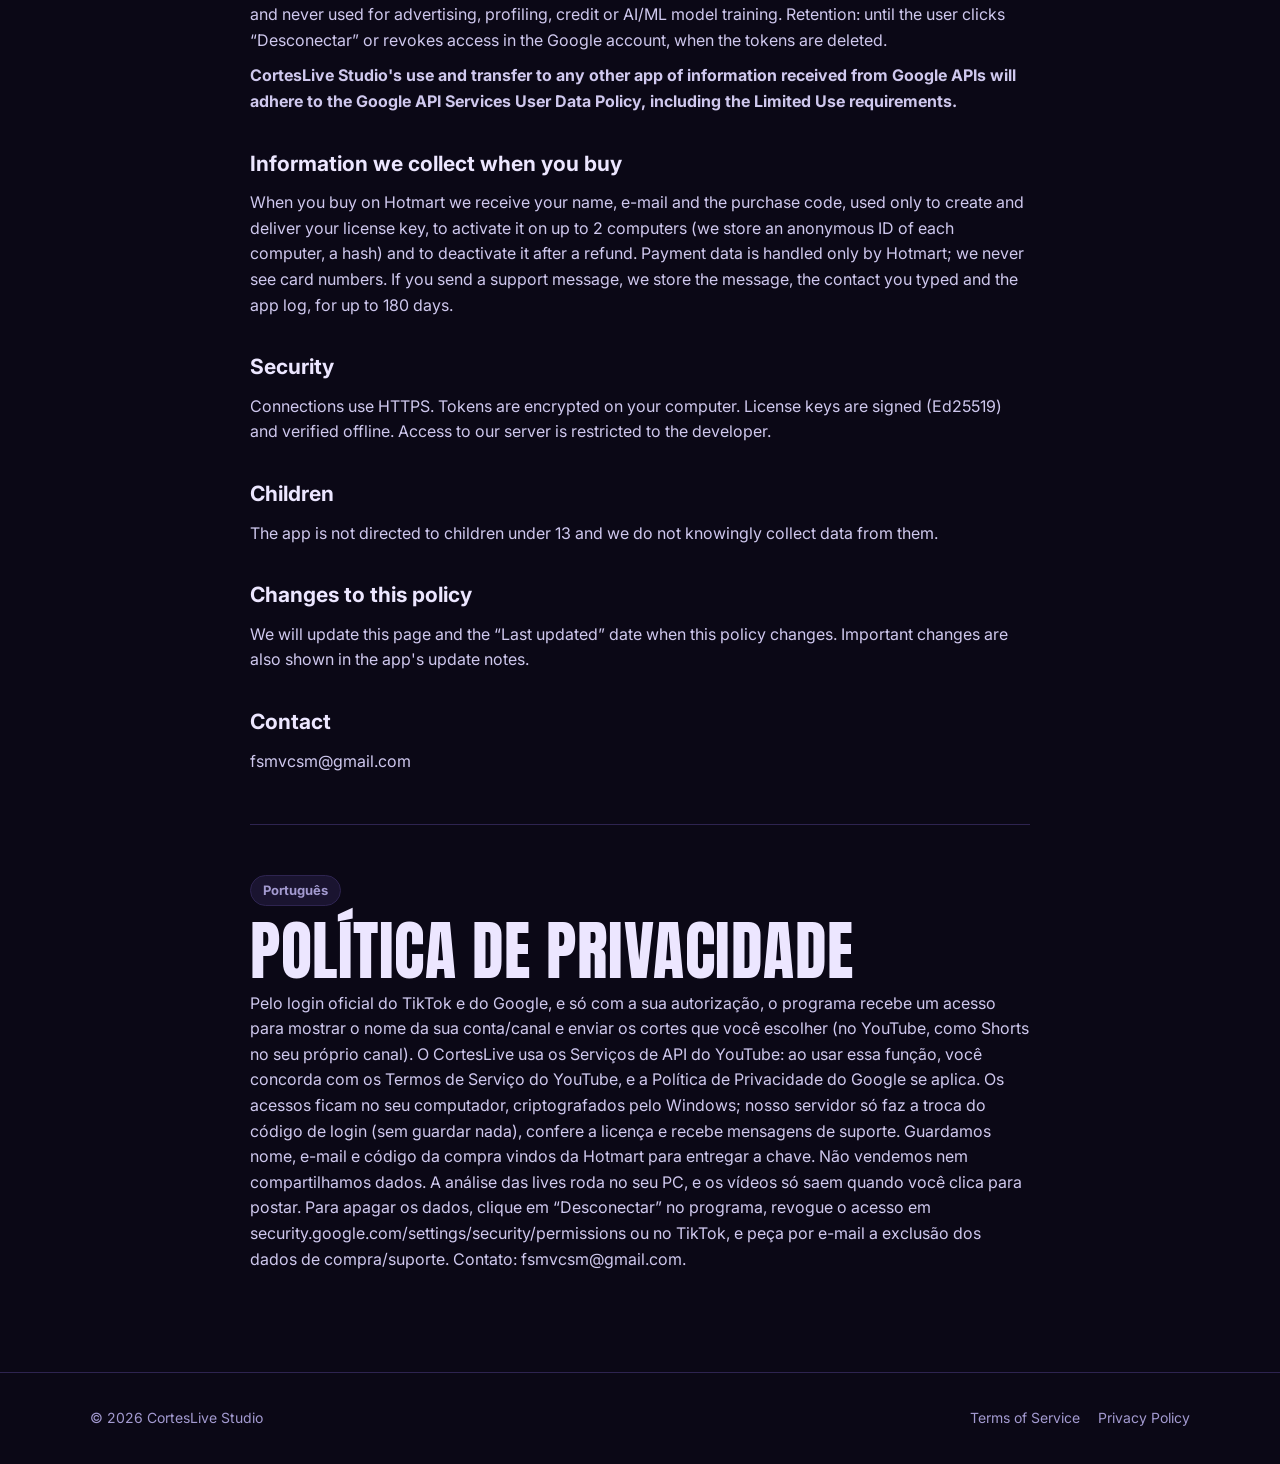
<file: privacy.html>
<!doctype html>
<html lang="en">
<head>
<meta charset="utf-8">
<meta name="viewport" content="width=device-width, initial-scale=1">
<title>Privacy Policy · CortesLive Studio</title>
<link rel="icon" href="logo.png">
<link href="https://fonts.googleapis.com/css2?family=Anton&family=Inter:wght@400;600;800&display=swap" rel="stylesheet">
<link rel="stylesheet" href="style.css">
</head>
<body>
<header><div class="wrap">
  <a class="marca" href="./"><img src="logo.png" alt="">CortesLive Studio</a>
  <nav><a href="./">Início</a><a href="terms.html">Terms</a><a href="privacy.html">Privacy</a></nav>
</div></header>
<main class="doc">
  <span class="lingua">English</span>
  <h1>Privacy Policy</h1>
  <p class="data">Last updated: November 23, 2026</p>
  <h2>What the app accesses</h2>
  <p><b>TikTok.</b> Through TikTok's official Login Kit, and only with the user's permission, the app receives an access token to:</p>
  <ul>
    <li><b>user.info.basic</b>: read basic profile information (display name and avatar), shown on the posting screen;</li>
    <li><b>video.upload</b> and <b>video.publish</b>: upload the clips the user chooses, as a draft or as a direct post.</li>
  </ul>
  <p><b>YouTube.</b> CortesLive Studio uses the <b>YouTube API Services</b>. When the user clicks “Conectar YouTube” and signs in with Google, the app asks for:</p>
  <ul>
    <li><b>youtube.upload</b>: upload, as a YouTube Short on the user's own channel, only the clip the user selects, with the title, description and privacy the user reviewed (videos.insert);</li>
    <li><b>youtube.readonly</b>: read the name and ID of the user's own channel (channels.list, mine=true) to show which channel is connected.</li>
  </ul>
  <p>The app does not read, download, analyze, edit or delete any other YouTube videos, comments, playlists, analytics or data. By using the YouTube features, you agree to be bound by the <a href="https://www.youtube.com/t/terms">YouTube Terms of Service</a>, and Google's handling of your data is described in the <a href="https://policies.google.com/privacy">Google Privacy Policy</a>.</p>
  <h2>Where data is stored</h2>
  <p>The access tokens (TikTok and YouTube) stay on the user's own computer, encrypted with Windows Data Protection (DPAPI), and can only be read by the user's Windows account. They are never sent to us. Videos go directly from the user's computer to TikTok or YouTube.</p>
  <p>We run a small server (Cloudflare Worker) only to: (1) exchange the login code for tokens, because the OAuth client secret cannot be inside the app (the tokens pass through and are not stored); (2) check the license key; (3) receive support messages the user chooses to send. For license delivery we keep the buyer's name, e-mail and purchase code received from Hotmart. We do not store any YouTube or TikTok data, and we do not sell or share data with third parties.</p>
  <h2>Video processing</h2>
  <p>The analysis of the live streams (speech transcription and choosing the best moments) runs locally on the user's computer. No video is sent anywhere except to TikTok or YouTube, and only when the user clicks the post/upload button.</p>
  <h2>Deleting your data and revoking access</h2>
  <p>Click “Desconectar” (Disconnect) next to TikTok or YouTube in the app's “Postar” tab: this revokes the access and deletes the saved tokens from the computer. You can also revoke CortesLive Studio's access to your Google account at any time at <a href="https://security.google.com/settings/security/permissions">Google security settings › Third-party access</a>, and in TikTok under Settings › Security › Apps and services. To delete license or support data we keep, e-mail us and we delete it within 30 days.</p>
  <h2>Google user data: what we collect, how we use it and Limited Use</h2>
  <p>Data accessed from Google: an OAuth access token and refresh token, the user's YouTube channel ID and channel name. Use: only to (1) show the user which channel is connected and (2) upload, at the user's request, the clip the user selected. Storage: only on the user's own computer, encrypted with Windows DPAPI; we keep no copy on any server. Sharing: never shared, sold or transferred to anyone, and never used for advertising, profiling, credit or AI/ML model training. Retention: until the user clicks “Desconectar” or revokes access in the Google account, when the tokens are deleted.</p>
  <p><b>CortesLive Studio's use and transfer to any other app of information received from Google APIs will adhere to the <a href="https://developers.google.com/terms/api-services-user-data-policy">Google API Services User Data Policy</a>, including the Limited Use requirements.</b></p>
  <h2>Information we collect when you buy</h2>
  <p>When you buy on Hotmart we receive your name, e-mail and the purchase code, used only to create and deliver your license key, to activate it on up to 2 computers (we store an anonymous ID of each computer, a hash) and to deactivate it after a refund. Payment data is handled only by Hotmart; we never see card numbers. If you send a support message, we store the message, the contact you typed and the app log, for up to 180 days.</p>
  <h2>Security</h2>
  <p>Connections use HTTPS. Tokens are encrypted on your computer. License keys are signed (Ed25519) and verified offline. Access to our server is restricted to the developer.</p>
  <h2>Children</h2>
  <p>The app is not directed to children under 13 and we do not knowingly collect data from them.</p>
  <h2>Changes to this policy</h2>
  <p>We will update this page and the “Last updated” date when this policy changes. Important changes are also shown in the app's update notes.</p>
  <h2>Contact</h2>
  <p><a href="mailto:fsmvcsm@gmail.com">fsmvcsm@gmail.com</a></p>
  <hr>
  <span class="lingua">Português</span>
  <h1>Política de Privacidade</h1>
  <p>Pelo login oficial do TikTok e do Google, e só com a sua autorização, o programa recebe um acesso para mostrar o nome da sua conta/canal e enviar os cortes que você escolher (no YouTube, como Shorts no seu próprio canal). O CortesLive usa os Serviços de API do YouTube: ao usar essa função, você concorda com os <a href="https://www.youtube.com/t/terms">Termos de Serviço do YouTube</a>, e a <a href="https://policies.google.com/privacy">Política de Privacidade do Google</a> se aplica. Os acessos ficam no seu computador, criptografados pelo Windows; nosso servidor só faz a troca do código de login (sem guardar nada), confere a licença e recebe mensagens de suporte. Guardamos nome, e-mail e código da compra vindos da Hotmart para entregar a chave. Não vendemos nem compartilhamos dados. A análise das lives roda no seu PC, e os vídeos só saem quando você clica para postar. Para apagar os dados, clique em “Desconectar” no programa, revogue o acesso em <a href="https://security.google.com/settings/security/permissions">security.google.com/settings/security/permissions</a> ou no TikTok, e peça por e-mail a exclusão dos dados de compra/suporte. Contato: <a href="mailto:fsmvcsm@gmail.com">fsmvcsm@gmail.com</a>.</p>
</main>
<footer><div class="wrap"><span>© 2026 CortesLive Studio</span><span><a href="terms.html">Terms of Service</a><a href="privacy.html">Privacy Policy</a></span></div></footer>
</body>
</html>
</file>
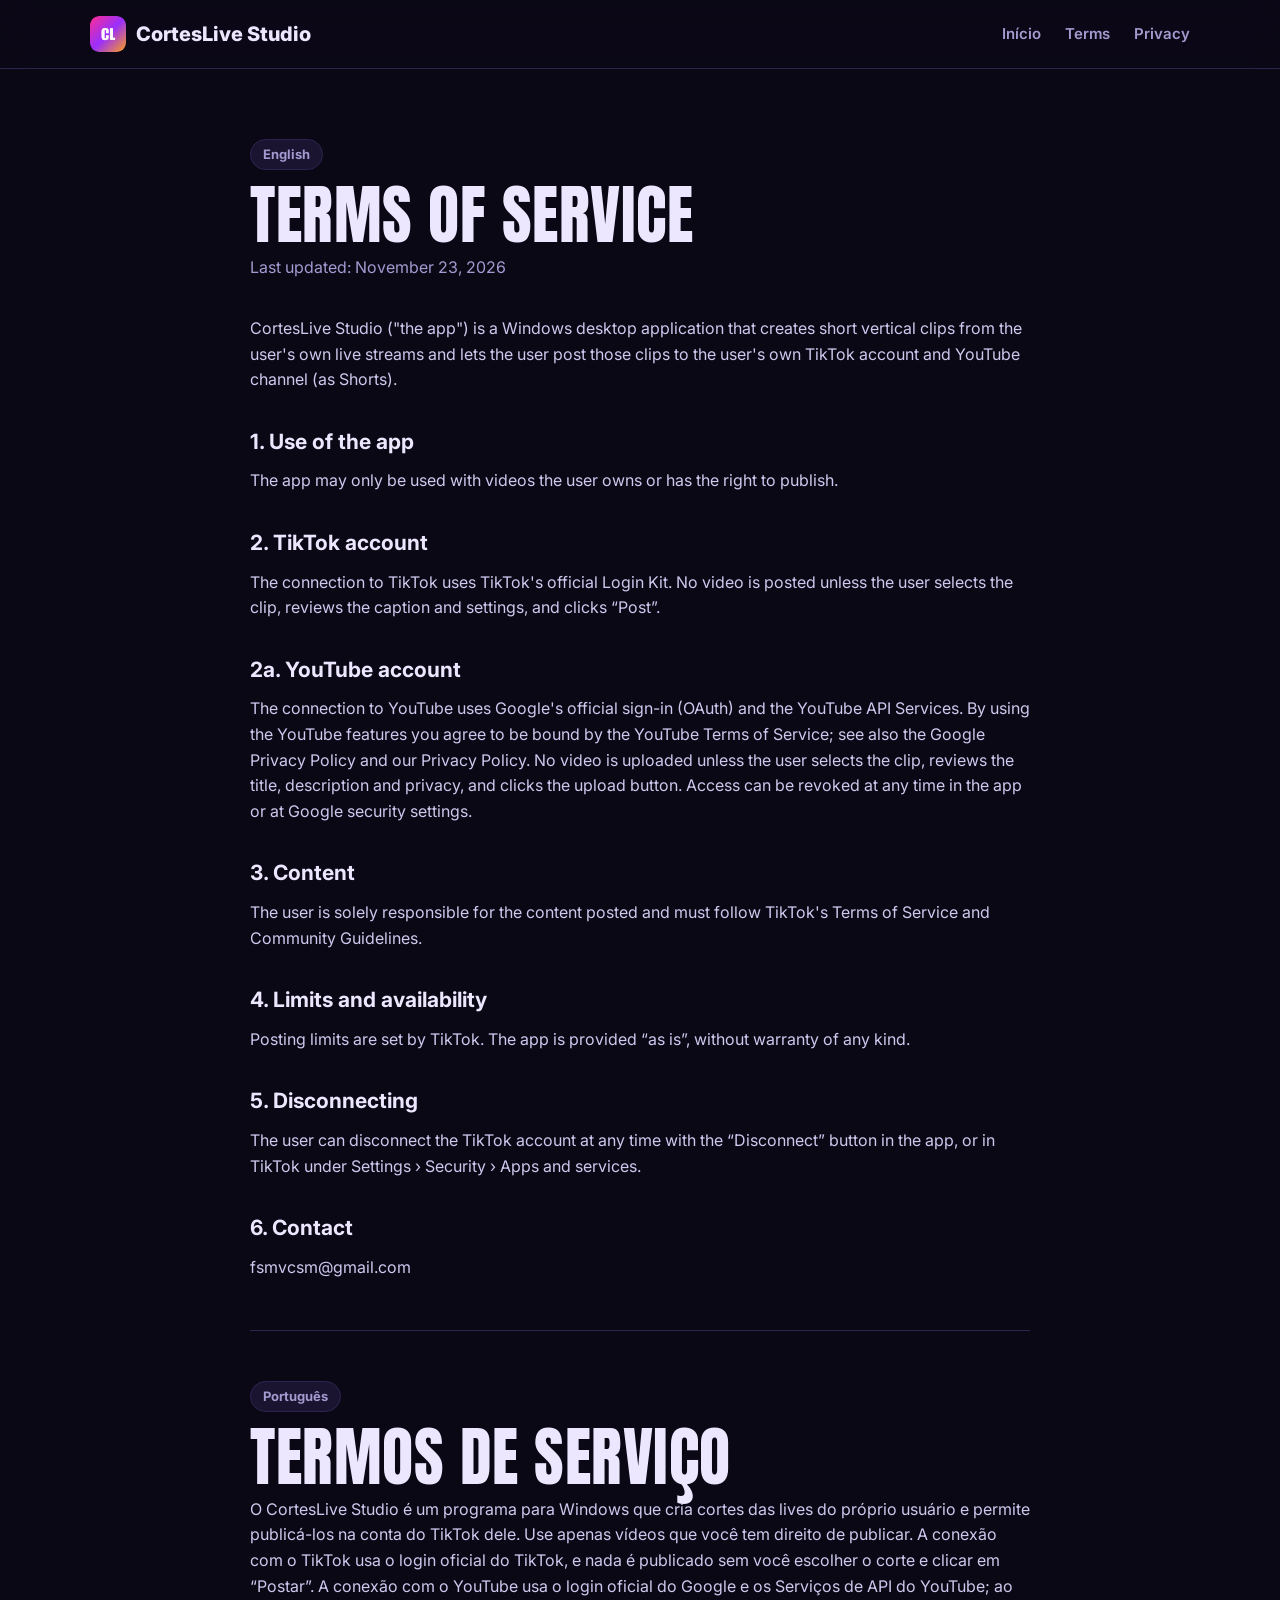
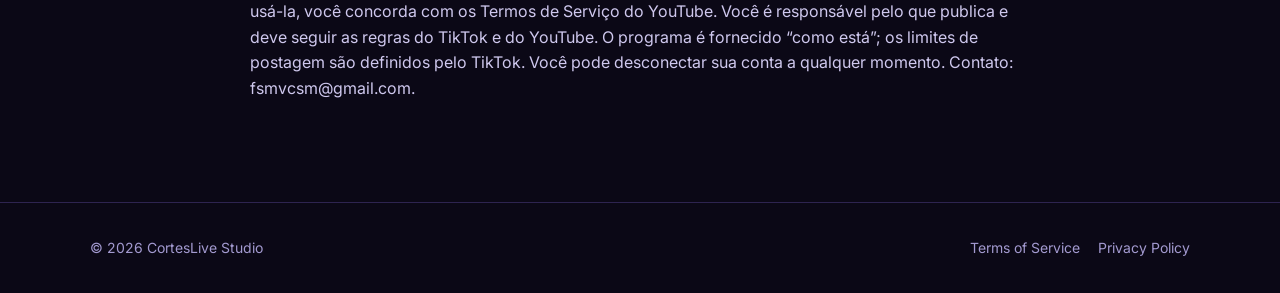
<file: terms.html>
<!doctype html>
<html lang="en">
<head>
<meta charset="utf-8">
<meta name="viewport" content="width=device-width, initial-scale=1">
<title>Terms of Service · CortesLive Studio</title>
<link rel="icon" href="logo.png">
<link href="https://fonts.googleapis.com/css2?family=Anton&family=Inter:wght@400;600;800&display=swap" rel="stylesheet">
<link rel="stylesheet" href="style.css">
</head>
<body>
<header><div class="wrap">
  <a class="marca" href="./"><img src="logo.png" alt="">CortesLive Studio</a>
  <nav><a href="./">Início</a><a href="terms.html">Terms</a><a href="privacy.html">Privacy</a></nav>
</div></header>
<main class="doc">
  <span class="lingua">English</span>
  <h1>Terms of Service</h1>
  <p class="data">Last updated: November 23, 2026</p>
  <p>CortesLive Studio ("the app") is a Windows desktop application that creates short vertical clips from the user's own live streams and lets the user post those clips to the user's own TikTok account and YouTube channel (as Shorts).</p>
  <h2>1. Use of the app</h2>
  <p>The app may only be used with videos the user owns or has the right to publish.</p>
  <h2>2. TikTok account</h2>
  <p>The connection to TikTok uses TikTok's official Login Kit. No video is posted unless the user selects the clip, reviews the caption and settings, and clicks “Post”.</p>
  <h2>2a. YouTube account</h2>
  <p>The connection to YouTube uses Google's official sign-in (OAuth) and the YouTube API Services. By using the YouTube features you agree to be bound by the <a href="https://www.youtube.com/t/terms">YouTube Terms of Service</a>; see also the <a href="https://policies.google.com/privacy">Google Privacy Policy</a> and our <a href="privacy.html">Privacy Policy</a>. No video is uploaded unless the user selects the clip, reviews the title, description and privacy, and clicks the upload button. Access can be revoked at any time in the app or at <a href="https://security.google.com/settings/security/permissions">Google security settings</a>.</p>
  <h2>3. Content</h2>
  <p>The user is solely responsible for the content posted and must follow TikTok's Terms of Service and Community Guidelines.</p>
  <h2>4. Limits and availability</h2>
  <p>Posting limits are set by TikTok. The app is provided “as is”, without warranty of any kind.</p>
  <h2>5. Disconnecting</h2>
  <p>The user can disconnect the TikTok account at any time with the “Disconnect” button in the app, or in TikTok under Settings › Security › Apps and services.</p>
  <h2>6. Contact</h2>
  <p><a href="mailto:fsmvcsm@gmail.com">fsmvcsm@gmail.com</a></p>
  <hr>
  <span class="lingua">Português</span>
  <h1>Termos de Serviço</h1>
  <p>O CortesLive Studio é um programa para Windows que cria cortes das lives do próprio usuário e permite publicá-los na conta do TikTok dele. Use apenas vídeos que você tem direito de publicar. A conexão com o TikTok usa o login oficial do TikTok, e nada é publicado sem você escolher o corte e clicar em “Postar”. A conexão com o YouTube usa o login oficial do Google e os Serviços de API do YouTube; ao usá-la, você concorda com os <a href="https://www.youtube.com/t/terms">Termos de Serviço do YouTube</a>. Você é responsável pelo que publica e deve seguir as regras do TikTok e do YouTube. O programa é fornecido “como está”; os limites de postagem são definidos pelo TikTok. Você pode desconectar sua conta a qualquer momento. Contato: <a href="mailto:fsmvcsm@gmail.com">fsmvcsm@gmail.com</a>.</p>
</main>
<footer><div class="wrap"><span>© 2026 CortesLive Studio</span><span><a href="terms.html">Terms of Service</a><a href="privacy.html">Privacy Policy</a></span></div></footer>
</body>
</html>
</file>
<file: style.css>
:root {
  --bg: #0b0816; --bg2: #120d22; --card: #1a1430; --line: #2e2450;
  --txt: #ece6ff; --sub: #a39ad0; --rosa: #ff2d95; --roxo: #9b30ff; --lar: #ff9f1c;
  --grad: linear-gradient(90deg, var(--rosa), var(--roxo) 50%, var(--lar));
}
* { box-sizing: border-box; margin: 0; padding: 0; }
html { scroll-behavior: smooth; }
body { background: var(--bg); color: var(--txt); font: 16px/1.6 'Inter', system-ui, sans-serif; overflow-x: hidden; }
a { color: inherit; text-decoration: none; }
.wrap { max-width: 1140px; margin: 0 auto; padding: 0 20px; }

/* topo */
header { position: sticky; top: 0; z-index: 10; background: rgba(11, 8, 22, .82); backdrop-filter: blur(12px); border-bottom: 1px solid var(--line); }
header .wrap { display: flex; align-items: center; justify-content: space-between; height: 68px; }
.marca { display: flex; align-items: center; gap: 10px; font: 800 20px 'Inter'; }
.marca img { width: 36px; height: 36px; border-radius: 9px; }
nav a { margin-left: 24px; color: var(--sub); font-weight: 600; font-size: 15px; transition: color .2s; }
nav a:hover { color: #fff; }

/* capa */
.capa { position: relative; padding: 90px 0 70px; overflow: hidden; }
.capa::before { content: ""; position: absolute; inset: -30% -10% auto; height: 120%;
  background: radial-gradient(closest-side, rgba(255, 45, 149, .28), transparent 70%) 15% 30% / 60% 60% no-repeat,
              radial-gradient(closest-side, rgba(155, 48, 255, .30), transparent 70%) 85% 20% / 60% 70% no-repeat,
              radial-gradient(closest-side, rgba(255, 159, 28, .18), transparent 70%) 60% 90% / 50% 50% no-repeat; z-index: -1; }
.capa .wrap { display: grid; grid-template-columns: 1.1fr .9fr; gap: 48px; align-items: center; }
.selo { display: inline-block; padding: 6px 14px; border: 1px solid var(--line); border-radius: 999px; color: var(--sub); font-size: 13px; font-weight: 600; margin-bottom: 18px; }
h1 { font: 400 clamp(44px, 7vw, 82px)/.98 'Anton', Impact, sans-serif; letter-spacing: .5px; text-transform: uppercase; }
h1 span { background: var(--grad); -webkit-background-clip: text; background-clip: text; color: transparent; }
.capa p { color: var(--sub); font-size: 19px; margin: 22px 0 32px; max-width: 540px; }
.botoes { display: flex; gap: 14px; flex-wrap: wrap; }
.bt { display: inline-block; padding: 15px 26px; border-radius: 12px; font-weight: 800; }
.bt.pri { background: var(--grad); color: #fff; box-shadow: 0 10px 40px rgba(255, 45, 149, .35); }
.bt.sec { border: 1px solid var(--line); color: var(--txt); }
.bt:hover { transform: translateY(-2px); }
.bt { transition: transform .2s; }

.celulares { position: relative; height: 560px; }
.cel { position: absolute; width: 250px; border-radius: 28px; padding: 6px; background: var(--grad); box-shadow: 0 30px 80px rgba(0, 0, 0, .6); }
.cel img { display: block; width: 100%; border-radius: 23px; }
.cel.a { left: 0; top: 40px; transform: rotate(-7deg); }
.cel.b { right: 10px; top: 0; transform: rotate(5deg); z-index: 2; }

/* números */
.numeros { border-block: 1px solid var(--line); background: var(--bg2); }
.numeros .wrap { display: grid; grid-template-columns: repeat(4, 1fr); text-align: center; padding: 34px 20px; }
.numeros b { display: block; font: 400 40px 'Anton', Impact; background: var(--grad); -webkit-background-clip: text; background-clip: text; color: transparent; }
.numeros span { color: var(--sub); font-size: 14px; }

/* seções */
section { padding: 90px 0; }
.titulo-sec { text-align: center; margin-bottom: 50px; }
.titulo-sec h2 { font: 400 clamp(34px, 5vw, 52px)/1.05 'Anton', Impact; text-transform: uppercase; }
.titulo-sec p { color: var(--sub); margin-top: 12px; font-size: 18px; }
.grade { display: grid; grid-template-columns: repeat(3, 1fr); gap: 20px; }
.card { background: var(--card); border: 1px solid var(--line); border-radius: 18px; padding: 28px; transition: border-color .2s, transform .2s; }
.card:hover { border-color: var(--rosa); transform: translateY(-4px); }
.card .ic { width: 48px; height: 48px; border-radius: 12px; display: grid; place-items: center; font-size: 24px; background: linear-gradient(135deg, rgba(255,45,149,.25), rgba(155,48,255,.25)); margin-bottom: 16px; }
.card h3 { font-size: 19px; margin-bottom: 8px; }
.card p { color: var(--sub); font-size: 15px; }

.passos { counter-reset: p; display: grid; grid-template-columns: repeat(4, 1fr); gap: 20px; }
.passo { position: relative; padding: 26px; border-radius: 18px; background: var(--bg2); border: 1px solid var(--line); }
.passo::before { counter-increment: p; content: counter(p); font: 400 46px 'Anton', Impact; background: var(--grad); -webkit-background-clip: text; background-clip: text; color: transparent; }
.passo h3 { margin: 6px 0; font-size: 18px; }
.passo p { color: var(--sub); font-size: 15px; }

.galeria { display: grid; grid-template-columns: repeat(4, 1fr); gap: 18px; }
.galeria img { width: 100%; border-radius: 18px; border: 2px solid var(--line); transition: transform .25s, border-color .25s; }
.galeria img:hover { transform: scale(1.03); border-color: var(--roxo); }

.cta { text-align: center; background: radial-gradient(closest-side, rgba(155,48,255,.25), transparent) center / 80% 100% no-repeat; }
.cta h2 { font: 400 clamp(34px, 5vw, 56px)/1.05 'Anton', Impact; text-transform: uppercase; }
.cta p { color: var(--sub); margin: 16px 0 30px; font-size: 18px; }

footer { border-top: 1px solid var(--line); padding: 34px 0; color: var(--sub); font-size: 14px; }
footer .wrap { display: flex; justify-content: space-between; flex-wrap: wrap; gap: 14px; }
footer a { margin-left: 18px; }
footer a:hover { color: #fff; }

/* páginas de texto */
.doc { max-width: 820px; margin: 0 auto; padding: 70px 20px 90px; }
.doc h1 { font-size: clamp(40px, 6vw, 64px); margin-bottom: 8px; }
.doc .data { color: var(--sub); margin-bottom: 36px; }
.doc h2 { font-size: 21px; margin: 32px 0 10px; }
.doc p, .doc li { color: #cfc8ee; margin-bottom: 10px; }
.doc ul { padding-left: 22px; }
.doc hr { border: 0; border-top: 1px solid var(--line); margin: 50px 0; }
.doc .lingua { display: inline-block; padding: 4px 12px; border-radius: 999px; background: var(--card); border: 1px solid var(--line); color: var(--sub); font-size: 13px; font-weight: 700; margin-bottom: 14px; }

@media (max-width: 900px) {
  .capa .wrap, .grade, .passos { grid-template-columns: 1fr; }
  .celulares { height: 470px; max-width: 420px; margin: 0 auto; width: 100%; }
  .cel { width: 200px; }
  .galeria { grid-template-columns: repeat(2, 1fr); }
  .numeros .wrap { grid-template-columns: repeat(2, 1fr); gap: 20px; }
  nav a:not(:last-child) { display: none; }
}
</file>
